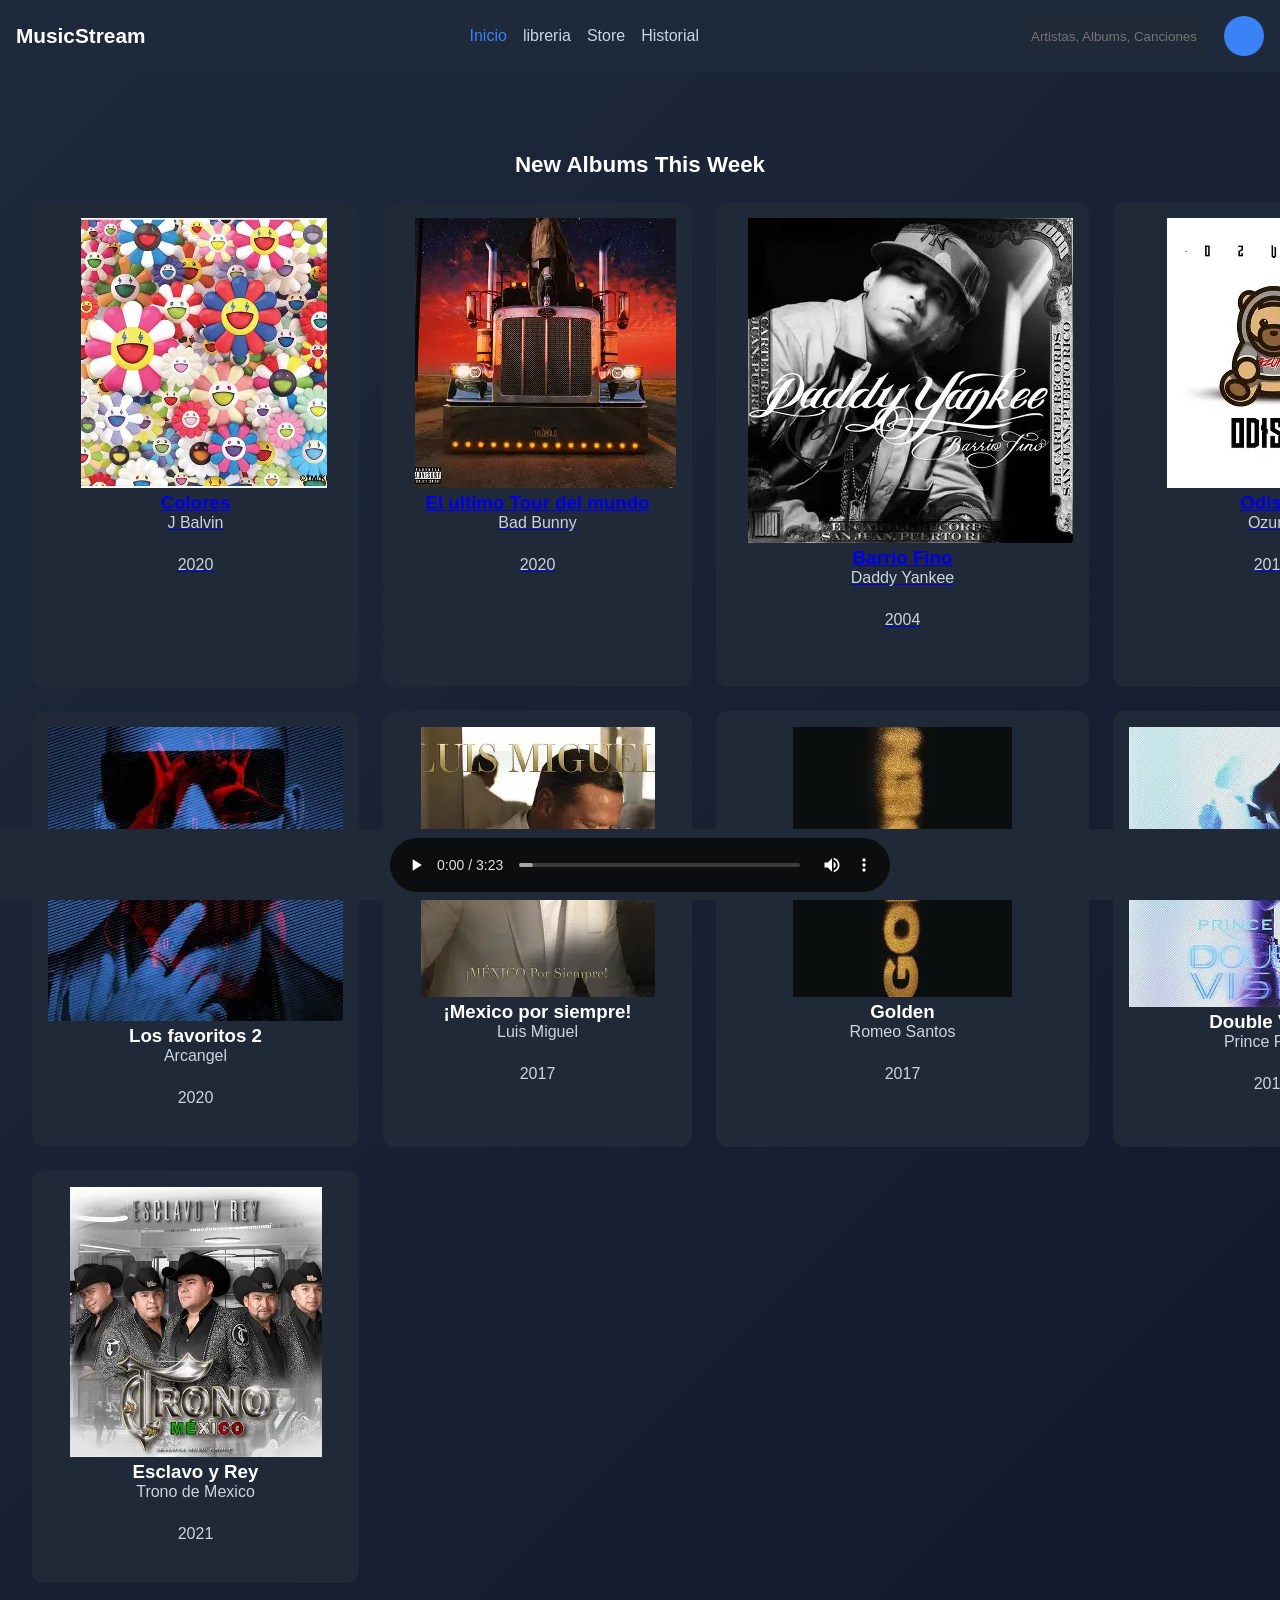
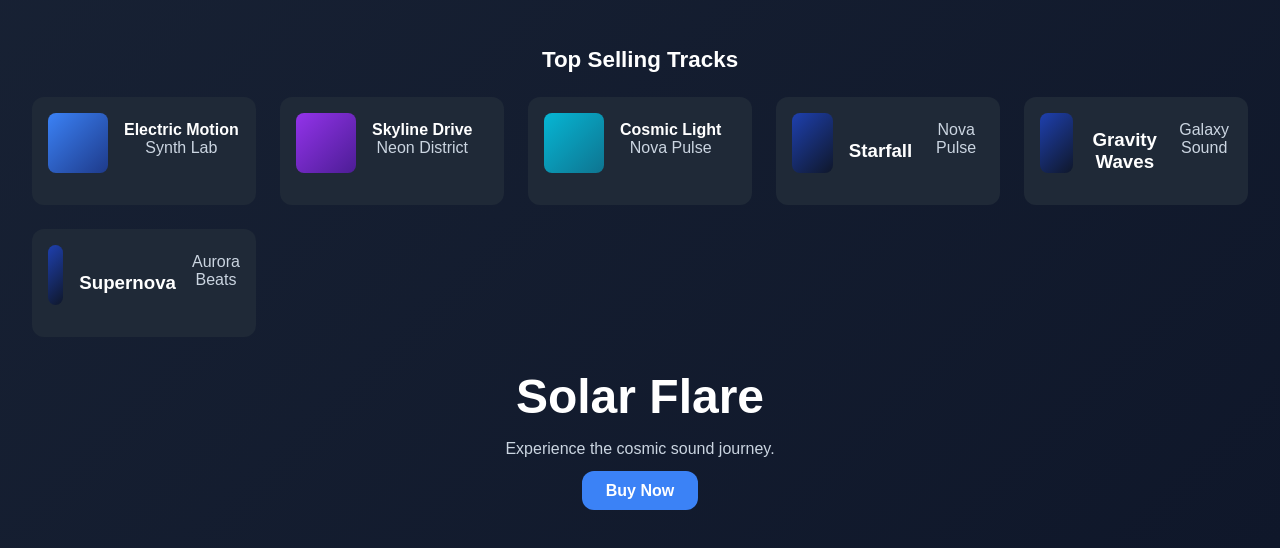
<file: index.html>
<!DOCTYPE html>
<html lang="en">
<head>
    <meta charset="UTF-8">
    <meta name="viewport" content="width=device-width, initial-scale=1.0">
    <title>Music Stream</title>
    <link rel="stylesheet" href="CSS/style.css">


</head>
    <link rel="icon" type="image/png" href="/Images/favicon/favicon-96x96.png" sizes="96x96" />
    <link rel="icon" type="image/svg+xml" href="/Images/favicon/favicon.svg" />
    <link rel="shortcut icon" href="/Images/favicon/favicon.ico" />
    <link rel="apple-touch-icon" sizes="180x180" href="/Images/favicon/apple-touch-icon.png" />
    <link rel="manifest" href="/Images/favicon/site.webmanifest" />
    <link rel="icon" type="image/png" href="/Images/favicon/favicon-96x96.png" sizes="96x96" />
    <link rel="icon" type="image/svg+xml" href="/Images/favicon/favicon.svg" />
    <link rel="shortcut icon" href="/Images/favicon/favicon.ico" />
    <link rel="apple-touch-icon" sizes="180x180" href="/Images/favicon/apple-touch-icon.png" />
    <link rel="manifest" href="/Images/favicon/site.webmanifest" />
<body>
    <header class="main-header">
        <div class="logo"> MusicStream</div>

        <nav class="nav-links">
            <a href="index.html" class="active">Inicio</a>
            <a href="/Pages/libreria.html">libreria</a>
            <a href="/Pages/carrito.html">Store</a>
            <a href="/Pages/historial.html">Historial</a>
        </nav>

        <div class="header-actions">
            <input type="text" placeholder="Artistas, Albums, Canciones" class="search-bar">
            <div class="avatar"></div> 

        <div class="music-player">
            <audio controls loop>
                <source src="/Sound/One Dance - (Remix).mp3" type="audio/mpeg">
                your browser does not support the audio element.
            </audio>
        </div>
        </div>
        </div>
    </header>

    <main>
        <section class="hero">
            <!-- Albunes-->
<section class="content-section">
    <h2>New Albums This Week</h2>
    <div class="album-grid">
    
        <div class="album-card">
            <a href="/Pages/colores.html" class="album-card">
            <img src="/Images/Colores.webp">
            <h3>Colores</h3>
            <p>J Balvin</p>
            <p>2020</p>
            </a>
        </div>

    <div class="album-card">
            <a href="/Pages/Ultimotour.html" class="album-card">
            <img src="/Images/El ultimo tour del mundo.webp">
            <h3>El ultimo Tour del mundo</h3>
            <p>Bad Bunny</p>
            <p>2020</p>
            </a>
        </div>

    <div class="album-card">
            <a href="/Pages/BarioFino.html" class="album-card">
            <img src="/Images/Barrio Fino.webp">
            <h3>Barrio Fino</h3>
            <p>Daddy Yankee</p>
            <p>2004</p>
            </a>
        </div>

    <div class="album-card">
            <a href="/Pages/odisea.html" class="album-card">
            <img src="/Images/Odisea.webp">
            <h3>Odisea</h3>
            <p>Ozuna</p>
            <p>2017</p>
            </a>
        </div>

    <div class="album-card">
        <img src="/Images/Los favoritos 2.webp">
            <h3>Los favoritos 2</h3>
            <p>Arcangel</p>
            <p>2020</p>
        </div>

    <div class="album-card">
        <img src="/Images/Mexico por siempre.webp">
            <h3>¡Mexico por siempre!</h3>
            <p>Luis Miguel</p>
            <p>2017</p>
        </div>

    <div class="album-card">
        <img src="/Images/Golden.webp">
            <h3>Golden</h3>
            <p>Romeo Santos</p>
            <p>2017</p>
        </div>

    <div class="album-card">
        <img src="/Images/Double vision.webp">
            <h3>Double Vision</h3>
            <p>Prince Royce</p>
            <p>2017</p>
        </div>

    <div class="album-card">
        <img src="/Images/Esclavo y rey.webp">
            <h3>Esclavo y Rey</h3>
            <p>Trono de Mexico</p>
            <p>2021</p>
        </div>

        </div>
    </div>
</section>


<!-- Top selling canciones -->
<section class="content-section">
    <h2>Top Selling Tracks</h2>

    <div class="track-grid">
        <div class="track-card">
    <div class="track-cover cover-1"></div>
    <div class="track-info">
        <h4>Electric Motion</h4>
        <p>Synth Lab</p>
    </div>
</div>

<div class="track-card">
    <div class="track-cover cover-2"></div>
    <div class="track-info">
        <h4>Skyline Drive</h4>
        <p>Neon District</p>
    </div>
</div>

<div class="track-card">
    <div class="track-cover cover-3"></div>
    <div class="track-info">
        <h4>Cosmic Light</h4>
        <p>Nova Pulse</p>
    </div>
</div>

        <div class="track-card">
            <div class="track-cover"></div>
            <h3>Starfall</h3>
            <p>Nova Pulse</p>
        </div>

        <div class="track-card">
            <div class="track-cover"></div>
            <h3>Gravity Waves</h3>
            <p>Galaxy Sound</p>
        </div>

        <div class="track-card">
            <div class="track-cover"></div>
            <h3>Supernova</h3>
            <p>Aurora Beats</p>
        </div>
    </div>
</section>

            <div class="hero-content">
                <h1>Solar Flare</h1>
                <p>Experience the cosmic sound journey.</p>
                <a href="/Pages/album.html" class="btn-primary">Buy Now</a>
            </div>
        </section>
    </main>
</body>
</html>
</file>
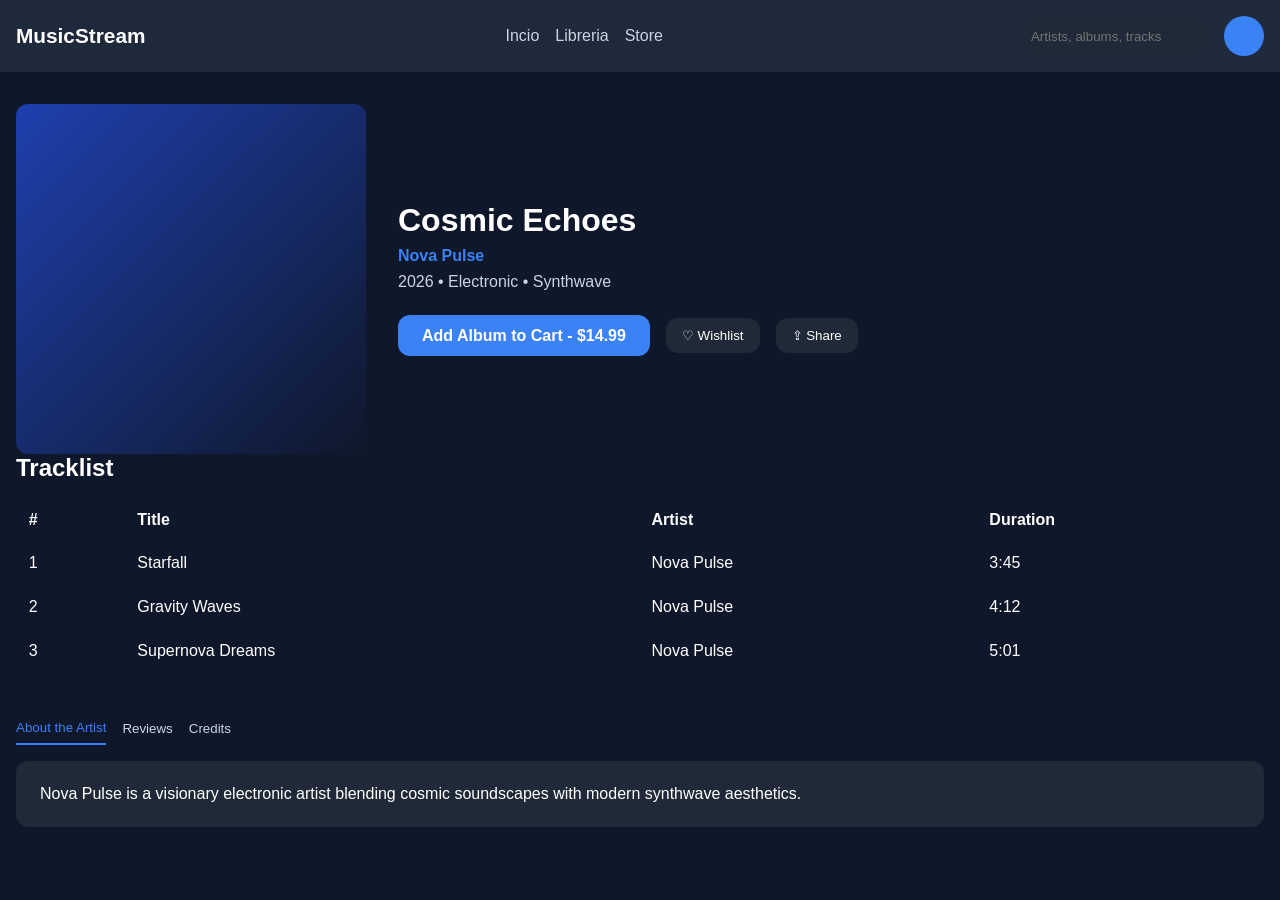
<file: Pages/album.html>
<!DOCTYPE html>
<html lang="en">
<head>
    <meta charset="UTF-8">
    <title>MusicStream - Album</title>
    <meta name="viewport" content="width=device-width, initial-scale=1.0">
    <link rel="stylesheet" href="/CSS/style.css">
</head>
    <link rel="icon" type="image/png" href="/Images/favicon/favicon-96x96.png" sizes="96x96" />
    <link rel="icon" type="image/svg+xml" href="/Images/favicon/favicon.svg" />
    <link rel="shortcut icon" href="/Images/favicon/favicon.ico" />
    <link rel="apple-touch-icon" sizes="180x180" href="/Images/favicon/apple-touch-icon.png" />
    <link rel="manifest" href="/Images/favicon/site.webmanifest" />
    <link rel="icon" type="image/png" href="/Images/favicon/favicon-96x96.png" sizes="96x96" />
    <link rel="icon" type="image/svg+xml" href="/Images/favicon/favicon.svg" />
    <link rel="shortcut icon" href="/Images/favicon/favicon.ico" />
    <link rel="apple-touch-icon" sizes="180x180" href="/Images/favicon/apple-touch-icon.png" />
    <link rel="manifest" href="/Images/favicon/site.webmanifest" />
<body>

<header class="main-header">
    <div class="logo">MusicStream</div>

    <nav class="nav-links">
        <a href="/index.html">Incio</a>
        <a href="/Pages/libreria.html">Libreria</a>
        <a href="/Pages/carrito.html">Store</a>
    </nav>

    <div class="header-actions">
        <input type="text" placeholder="Artists, albums, tracks" class="search-bar">
        <div class="avatar"></div>
    </div>
</header>

<main class="album-page">

    <!-- album header -->
    <section class="album-header">
        <div class="album-cover-large"></div>

        <div class="album-info">
            <h1>Cosmic Echoes</h1>
            <p class="artist">Nova Pulse</p>
            <p class="meta">2026 • Electronic • Synthwave</p>

            <div class="album-actions">
                <a href="/Pages/carrito.html" class="btn-primary">
                    Add Album to Cart - $14.99
                </a>

                <div class="secondary-actions">
                    <button class="btn-secondary">♡ Wishlist</button>
                    <button class="btn-secondary">⇪ Share</button>
                </div>
            </div>
        </div>
    </section>

    <!-- tracklist -->
    <section class="tracklist-section">
        <h2>Tracklist</h2>

        <table class="track-table">
            <thead>
                <tr>
                    <th>#</th>
                    <th>Title</th>
                    <th>Artist</th>
                    <th>Duration</th>
                </tr>
            </thead>
            <tbody>
                <tr>
                    <td>1</td>
                    <td>Starfall</td>
                    <td>Nova Pulse</td>
                    <td>3:45</td>
                </tr>
                <tr>
                    <td>2</td>
                    <td>Gravity Waves</td>
                    <td>Nova Pulse</td>
                    <td>4:12</td>
                </tr>
                <tr>
                    <td>3</td>
                    <td>Supernova Dreams</td>
                    <td>Nova Pulse</td>
                    <td>5:01</td>
                </tr>
            </tbody>
        </table>
    </section>

    <!-- info tabs -->
    <section class="info-tabs">
        <div class="tab-nav">
            <button class="tab active">About the Artist</button>
            <button class="tab">Reviews</button>
            <button class="tab">Credits</button>
        </div>

        <div class="tab-content">
            <p>
                Nova Pulse is a visionary electronic artist blending cosmic soundscapes
                with modern synthwave aesthetics.
            </p>
        </div>
    </section>

</main>

</body>
</html>
</file>
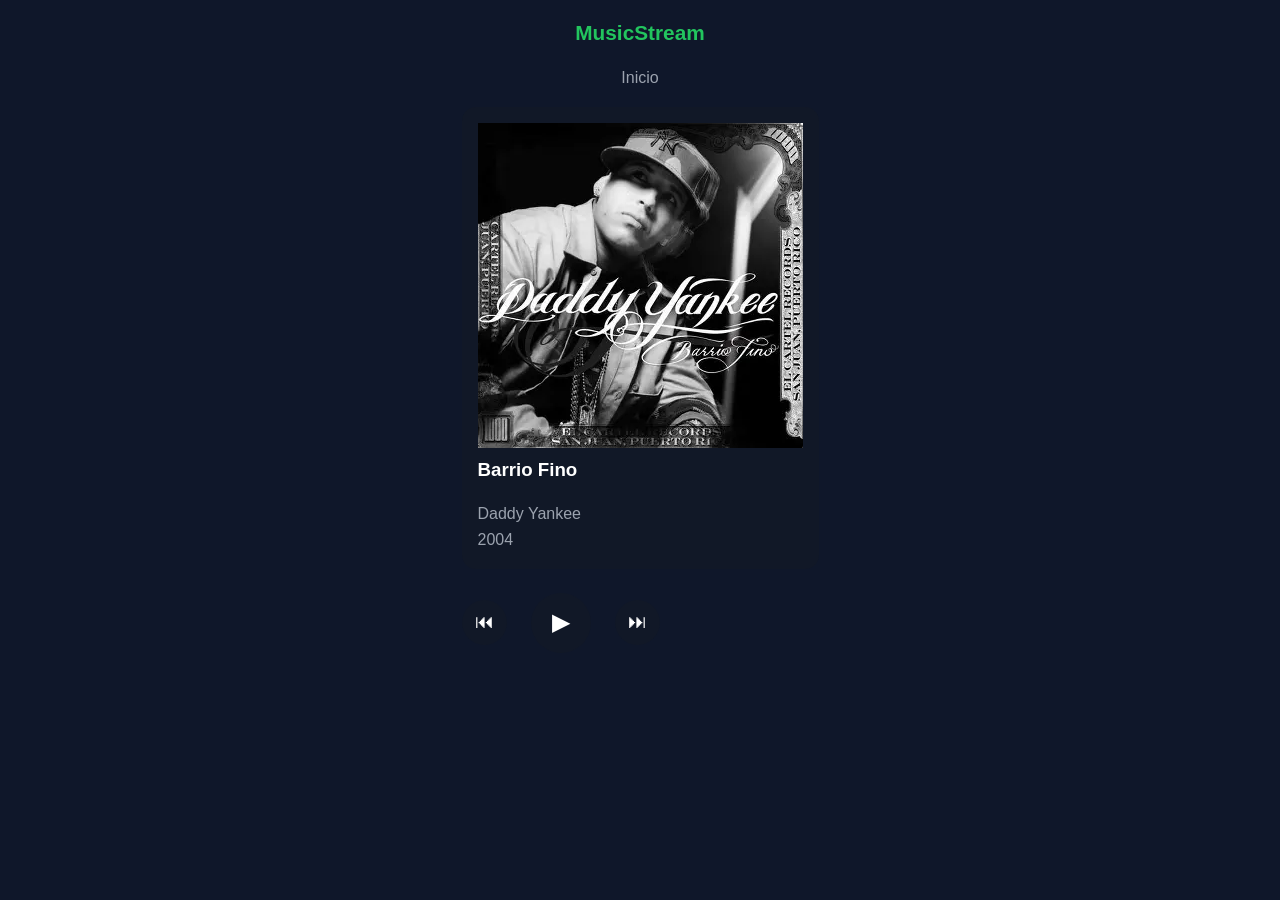
<file: Pages/BarioFino.html>
<!DOCTYPE html>
<html lang="en">
<head>
    <meta charset="UTF-8">
    <meta name="viewport" content="width=device-width, initial-scale=1.0">
    <title>Barrio Fino Album</title>
    <link rel="stylesheet" href="/CSS/albunes.css">

<body>
        <header class="main-header">
        <div class="logo"> MusicStream</div>

        <nav class="nav-links">
            <a href="/index.html">Inicio</a>
        </nav>

</head>
    <link rel="icon" type="image/png" href="/Images/favicon/favicon-96x96.png" sizes="96x96" />
    <link rel="icon" type="image/svg+xml" href="/Images/favicon/favicon.svg" />
    <link rel="shortcut icon" href="/Images/favicon/favicon.ico" />
    <link rel="apple-touch-icon" sizes="180x180" href="/Images/favicon/apple-touch-icon.png" />
    <link rel="manifest" href="/Images/favicon/site.webmanifest" />
    <link rel="icon" type="image/png" href="/Images/favicon/favicon-96x96.png" sizes="96x96" />
    <link rel="icon" type="image/svg+xml" href="/Images/favicon/favicon.svg" />
    <link rel="shortcut icon" href="/Images/favicon/favicon.ico" />
    <link rel="apple-touch-icon" sizes="180x180" href="/Images/favicon/apple-touch-icon.png" />
    <link rel="manifest" href="/Images/favicon/site.webmanifest" />
<body>
<section class="content-section">
    <div class="album-card">
            <img src="/Images/Barrio Fino.webp">
            <h3>Barrio Fino</h3>
            <p>Daddy Yankee</p>
            <p>2004</p>
        </div>

<div class="player-controls">

    <div class="control-btn">⏮</div>
    <div class="control-btn play-btn">▶</div>
    <div class="control-btn">⏭</div>

</div>
</file>
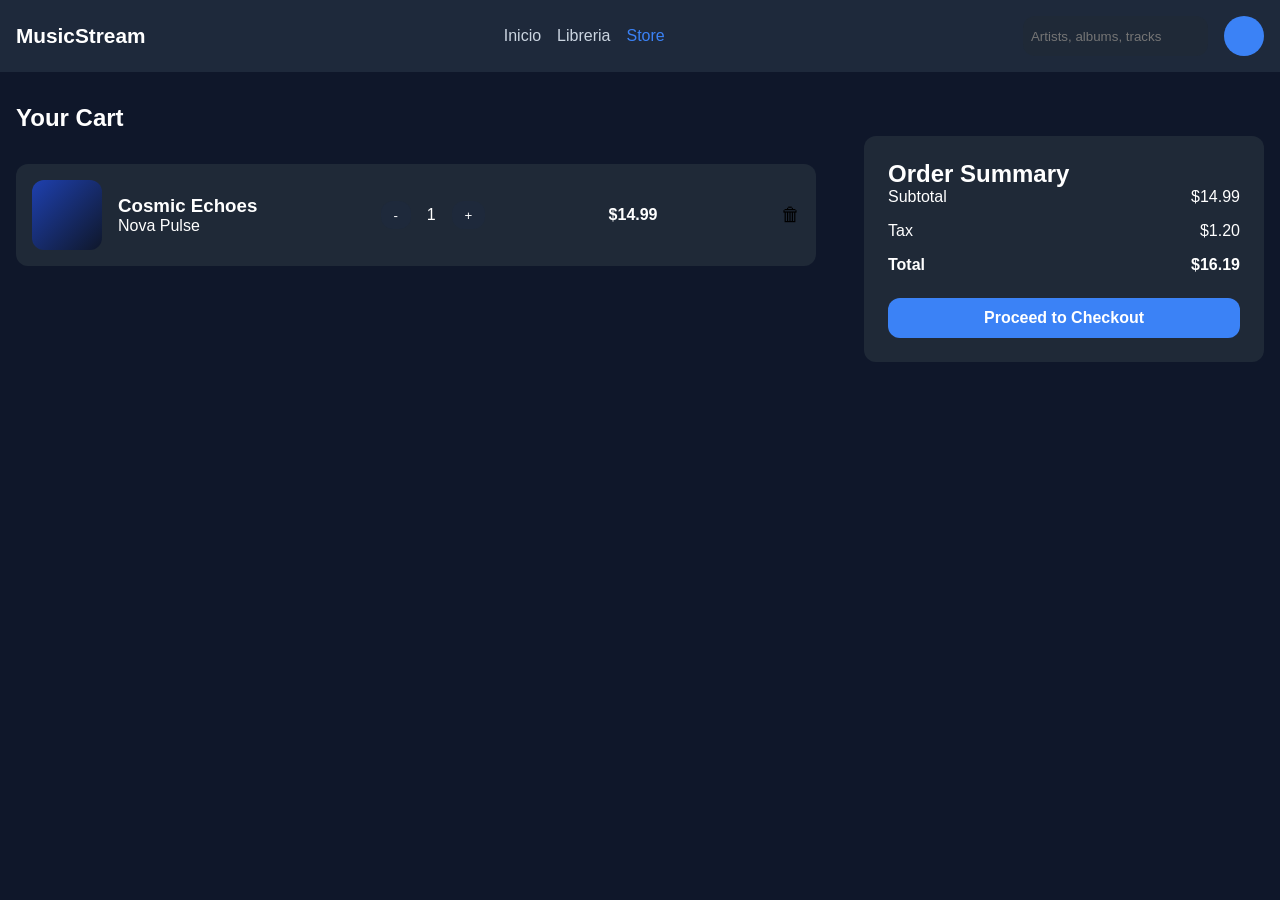
<file: Pages/carrito.html>
<!DOCTYPE html>
<html lang="en">
<head>
    <meta charset="UTF-8">
    <title>MusicStream - Cart</title>
    <meta name="viewport" content="width=device-width, initial-scale=1.0">
    <link rel="stylesheet" href="/CSS/style.css">
</head>
    <link rel="icon" type="image/png" href="/Images/favicon/favicon-96x96.png" sizes="96x96" />
    <link rel="icon" type="image/svg+xml" href="/Images/favicon/favicon.svg" />
    <link rel="shortcut icon" href="/Images/favicon/favicon.ico" />
    <link rel="apple-touch-icon" sizes="180x180" href="/Images/favicon/apple-touch-icon.png" />
    <link rel="manifest" href="/Images/favicon/site.webmanifest" />
    <link rel="icon" type="image/png" href="/Images/favicon/favicon-96x96.png" sizes="96x96" />
    <link rel="icon" type="image/svg+xml" href="/Images/favicon/favicon.svg" />
    <link rel="shortcut icon" href="/Images/favicon/favicon.ico" />
    <link rel="apple-touch-icon" sizes="180x180" href="/Images/favicon/apple-touch-icon.png" />
    <link rel="manifest" href="/Images/favicon/site.webmanifest" />
<body>

<header class="main-header">
    <div class="logo">MusicStream</div>

    <nav class="nav-links">
        <a href="/index.html">Inicio</a>
        <a href="/Pages/libreria.html">Libreria</a>
        <a href="/Pages/carrito.html" class="active">Store</a>
    </nav>

    <div class="header-actions">
        <input type="text" placeholder="Artists, albums, tracks" class="search-bar">
        <div class="avatar"></div>
    </div>
</header>

<main class="cart-page">

    <!-- cart items -->
    <section class="cart-items">

        <h1>Your Cart</h1>

        <div class="cart-item">
            <div class="item-info">
                <div class="item-cover"></div>
                <div>
                    <h3>Cosmic Echoes</h3>
                    <p>Nova Pulse</p>
                </div>
            </div>

            <div class="item-quantity">
                <button>-</button>
                <span>1</span>
                <button>+</button>
            </div>

            <div class="item-price">$14.99</div>

            <button class="remove-btn">🗑</button>
        </div>

    </section>

    <!-- Order summary -->
    <aside class="order-summary">
        <h2>Order Summary</h2>

        <div class="summary-line">
            <span>Subtotal</span>
            <span>$14.99</span>
        </div>

        <div class="summary-line">
            <span>Tax</span>
            <span>$1.20</span>
        </div>

        <div class="summary-line total">
            <span>Total</span>
            <span>$16.19</span>
        </div>

        <a href="/Pages/checkout.html" class="btn-primary checkout-btn">
            Proceed to Checkout
        </a>
    </aside>

</main>

</body>
</html>
</file>
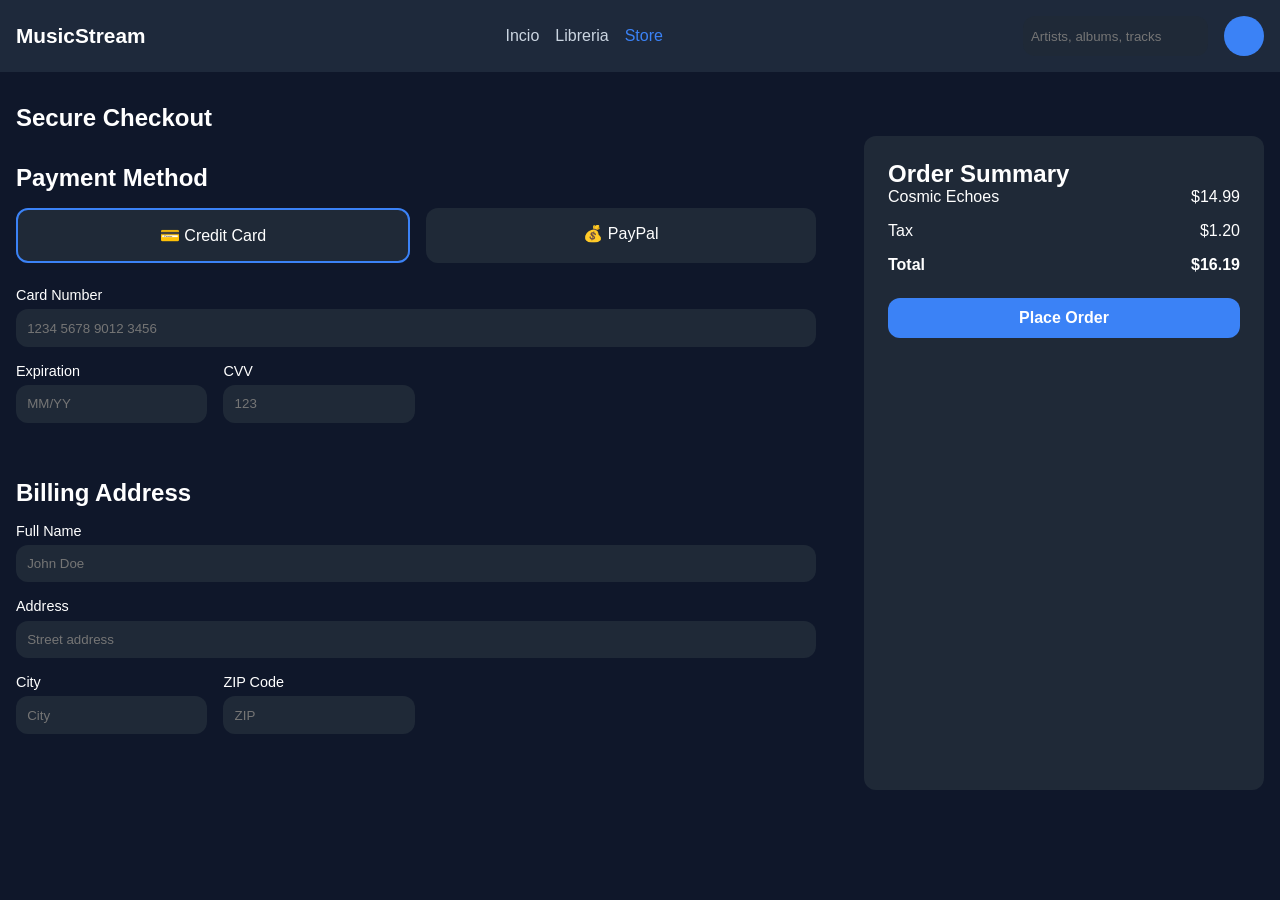
<file: Pages/checkout.html>
<!DOCTYPE html>
<html lang="en">
<head>
    <meta charset="UTF-8">
    <title>MusicStream - Checkout</title>
    <meta name="viewport" content="width=device-width, initial-scale=1.0">
    <link rel="stylesheet" href="/CSS/style.css">
</head>
<body>

<header class="main-header">
    <div class="logo">MusicStream</div>

    <nav class="nav-links">
        <a href="/index.html">Incio</a>
        <a href="/Pages/libreria.html">Libreria</a>
        <a href="/Pages/carrito.html" class="active">Store</a>
    </nav>

    <div class="header-actions">
        <input type="text" placeholder="Artists, albums, tracks" class="search-bar">
        <div class="avatar"></div>
    </div>
</header>

<main class="checkout-page">

    <!-- Form section -->
    <section class="checkout-form">

        <h1>Secure Checkout</h1>

        <!-- Payment method -->
        <div class="form-section">
            <h2>Payment Method</h2>

            <div class="payment-options">
                <div class="payment-card active">💳 Credit Card</div>
                <div class="payment-card">💰 PayPal</div>
            </div>

            <div class="form-group">
                <label>Card Number</label>
                <input type="text" placeholder="1234 5678 9012 3456">
            </div>

            <div class="form-row">
                <div class="form-group">
                    <label>Expiration</label>
                    <input type="text" placeholder="MM/YY">
                </div>

                <div class="form-group">
                    <label>CVV</label>
                    <input type="text" placeholder="123">
                </div>
            </div>
        </div>

        <!-- Billing addres -->
        <div class="form-section">
            <h2>Billing Address</h2>

            <div class="form-group">
                <label>Full Name</label>
                <input type="text" placeholder="John Doe">
            </div>

            <div class="form-group">
                <label>Address</label>
                <input type="text" placeholder="Street address">
            </div>

            <div class="form-row">
                <div class="form-group">
                    <label>City</label>
                    <input type="text" placeholder="City">
                </div>

                <div class="form-group">
                    <label>ZIP Code</label>
                    <input type="text" placeholder="ZIP">
                </div>
            </div>
        </div>

    </section>

    <!-- Order summary -->
    <aside class="checkout-summary">

        <h2>Order Summary</h2>

        <div class="summary-line">
            <span>Cosmic Echoes</span>
            <span>$14.99</span>
        </div>

        <div class="summary-line">
            <span>Tax</span>
            <span>$1.20</span>
        </div>

        <div class="summary-line total">
            <span>Total</span>
            <span>$16.19</span>
        </div>

        <a href="/Pages/succes.html" class="btn-primary checkout-btn">
            Place Order
        </a>

    </aside>

</main>

</body>
</html>
</file>
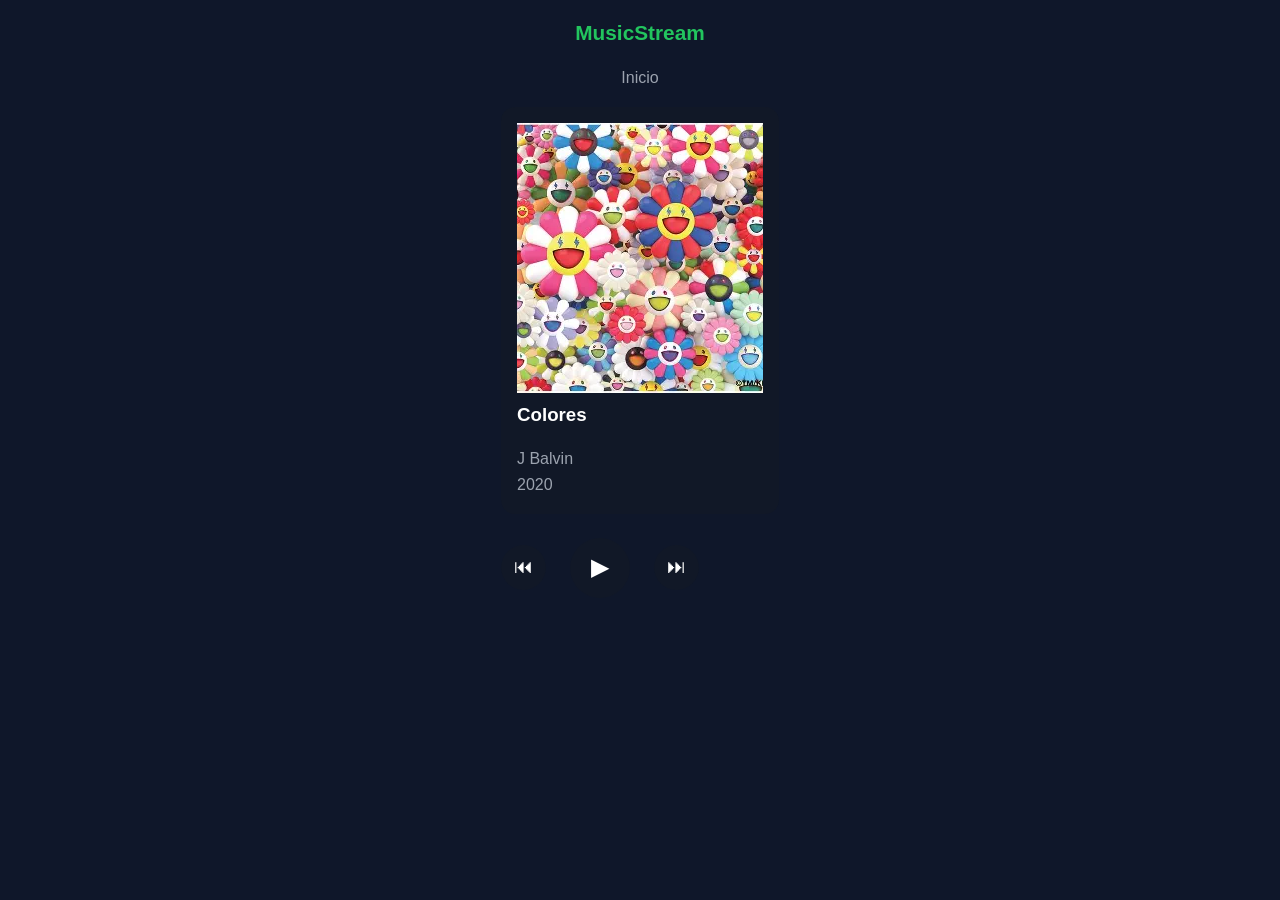
<file: Pages/colores.html>
<!DOCTYPE html>
<html lang="en">
<head>
    <meta charset="UTF-8">
    <meta name="viewport" content="width=device-width, initial-scale=1.0">
    <title>Colores Album</title>
    <link rel="stylesheet" href="/CSS/albunes.css">

<body>
        <header class="main-header">
        <div class="logo"> MusicStream</div>

        <nav class="nav-links">
            <a href="/index.html">Inicio</a>
        </nav>

</head>
    <link rel="icon" type="image/png" href="/Images/favicon/favicon-96x96.png" sizes="96x96" />
    <link rel="icon" type="image/svg+xml" href="/Images/favicon/favicon.svg" />
    <link rel="shortcut icon" href="/Images/favicon/favicon.ico" />
    <link rel="apple-touch-icon" sizes="180x180" href="/Images/favicon/apple-touch-icon.png" />
    <link rel="manifest" href="/Images/favicon/site.webmanifest" />
    <link rel="icon" type="image/png" href="/Images/favicon/favicon-96x96.png" sizes="96x96" />
    <link rel="icon" type="image/svg+xml" href="/Images/favicon/favicon.svg" />
    <link rel="shortcut icon" href="/Images/favicon/favicon.ico" />
    <link rel="apple-touch-icon" sizes="180x180" href="/Images/favicon/apple-touch-icon.png" />
    <link rel="manifest" href="/Images/favicon/site.webmanifest" />
<body>
<section class="content-section">
    <div class="album-card">
            <img src="/Images/Colores.webp">
            <h3>Colores</h3>
            <p>J Balvin</p>
            <p>2020</p>
        </div>

<div class="player-controls">

    <div class="control-btn">⏮</div>
    <div class="control-btn play-btn">▶</div>
    <div class="control-btn">⏭</div>

</div>
</file>
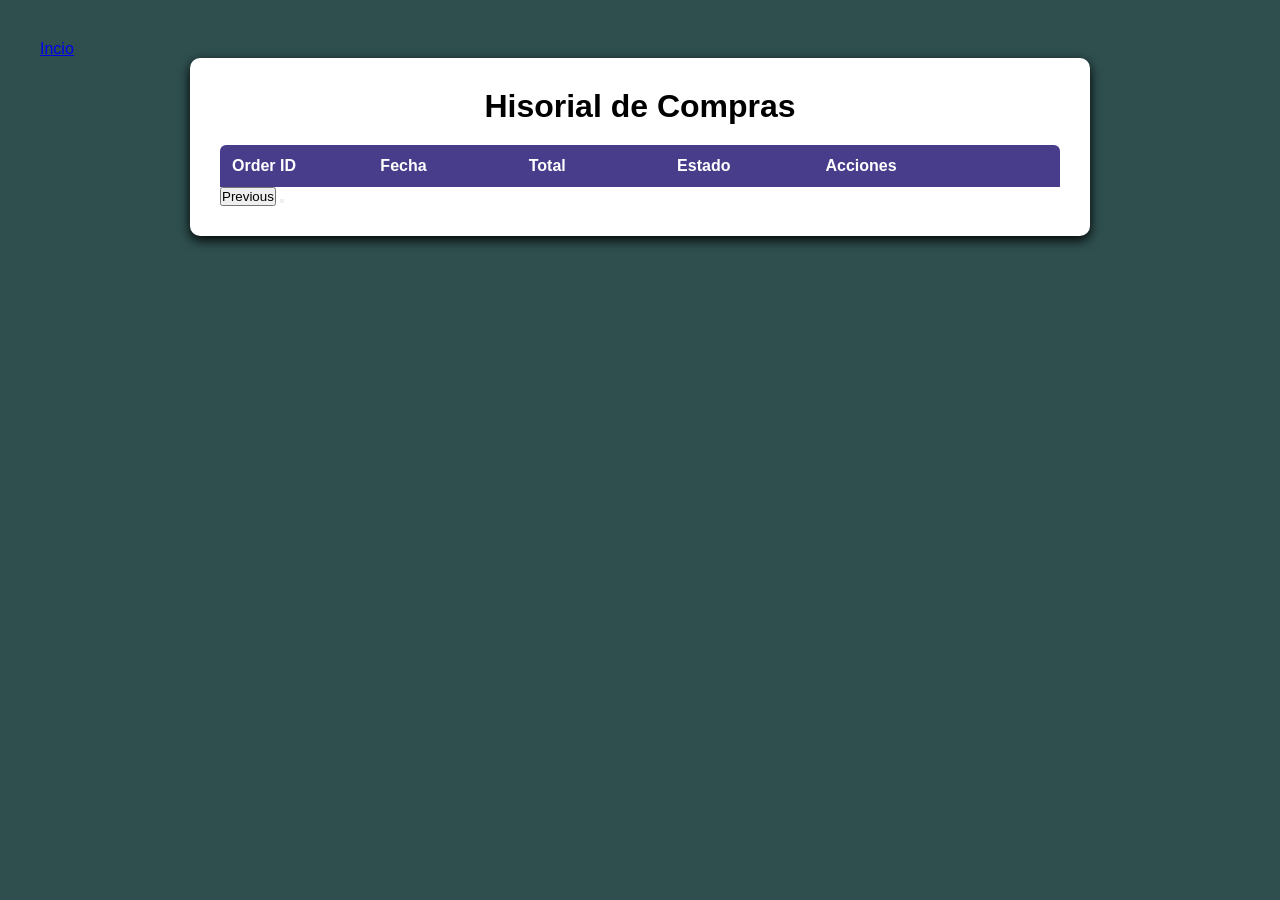
<file: Pages/historial.html>
<!DOCTYPE html>
<html lang="en">
<head>
    <meta charset="UTF-8">
    <meta name="viewport" content="width=device-width, initial-scale=1.0">
    <title>Historial de Compras</title>
    <link rel="stylesheet" href="/CSS/historial.css">
</head>
<header>
    <nav class="nav-links">
        <a href="/index.html">Incio</a>
    </nav>
</header>

<body>
    <div class="historial">
        <h1>Hisorial de Compras</h1>

        <div class="table-header grid">
            <div>Order ID</div>
            <div>Fecha</div>
            <div>Total</div>
            <div>Estado</div>
            <div>Acciones</div>
        </div>

        <div id="order-container"></div>
            <div class="pagination">
                <button id="prevBtn">Previous</button>
                <span id="pageInfo"></span>
                <button id="nextBtn"></button>
            </div>
        </div>
    </div>
</body>
</html>
</file>
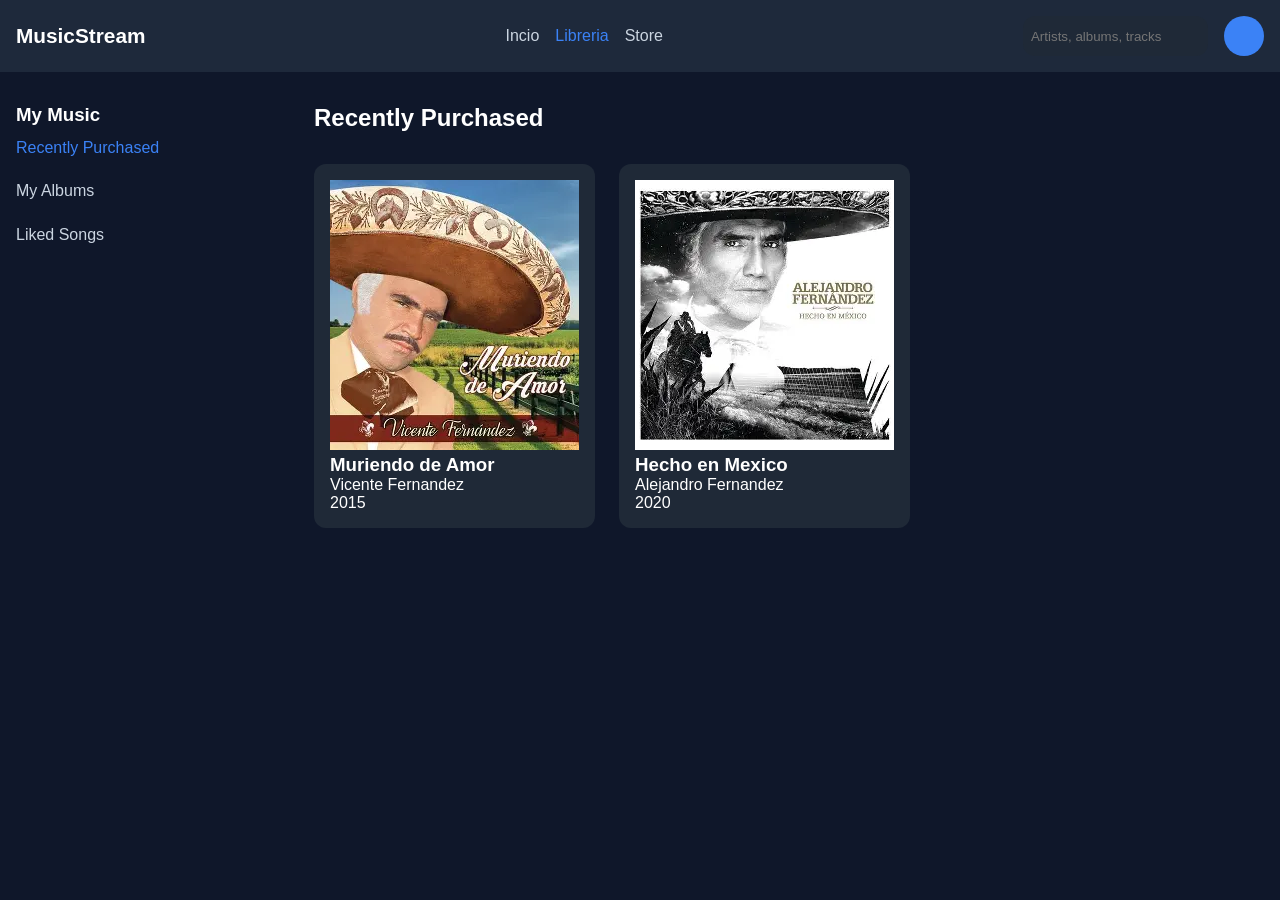
<file: Pages/libreria.html>
<!DOCTYPE html>
<html lang="en">
<head>
    <meta charset="UTF-8">
    <title>MusicStream - Mi Libreria</title>
    <meta name="viewport" content="width=device-width, initial-scale=1.0">
    <link rel="stylesheet" href="/CSS/style.css">
</head>
    <link rel="icon" type="image/png" href="/Images/favicon/favicon-96x96.png" sizes="96x96" />
    <link rel="icon" type="image/svg+xml" href="/Images/favicon/favicon.svg" />
    <link rel="shortcut icon" href="/Images/favicon/favicon.ico" />
    <link rel="apple-touch-icon" sizes="180x180" href="/Images/favicon/apple-touch-icon.png" />
    <link rel="manifest" href="/Images/favicon/site.webmanifest" />
    <link rel="icon" type="image/png" href="/Images/favicon/favicon-96x96.png" sizes="96x96" />
    <link rel="icon" type="image/svg+xml" href="/Images/favicon/favicon.svg" />
    <link rel="shortcut icon" href="/Images/favicon/favicon.ico" />
    <link rel="apple-touch-icon" sizes="180x180" href="/Images/favicon/apple-touch-icon.png" />
    <link rel="manifest" href="/Images/favicon/site.webmanifest" />
<body>

<header class="main-header">
    <div class="logo">MusicStream</div>

    <nav class="nav-links">
        <a href="/index.html">Incio</a>
        <a href="/Pages/libreria.html" class="active">Libreria</a>
        <a href="/Pages/carrito.html">Store</a>
    </nav>

    <div class="header-actions">
        <input type="text" placeholder="Artists, albums, tracks" class="search-bar">
        <div class="avatar"></div>
    </div>
</header>

<main class="library-page">

    <!--sidebar -->
    <aside class="library-sidebar">
        <h3>My Music</h3>
        <ul>
            <li class="active">Recently Purchased</li>
            <li>My Albums</li>
            <li>Liked Songs</li>
        </ul>
    </aside>

    <!-- content -->
    <section class="library-content">

        <h1>Recently Purchased</h1>

        <div class="album-grid">

            <div class="album-card">
                <img src="/Images/Muriendo de amor.webp">
                <h3>Muriendo de Amor</h3>
                <p>Vicente Fernandez</p>
                <p>2015</p>
            </div>

            <div class="album-card">
                <img src="/Images/Hecho en mexico.webp">
                <h3>Hecho en Mexico</h3>
                <p>Alejandro Fernandez</p>
                <p>2020</p>
            </div>

        </div>

    </section>

</main>

</body>
</html>
</file>
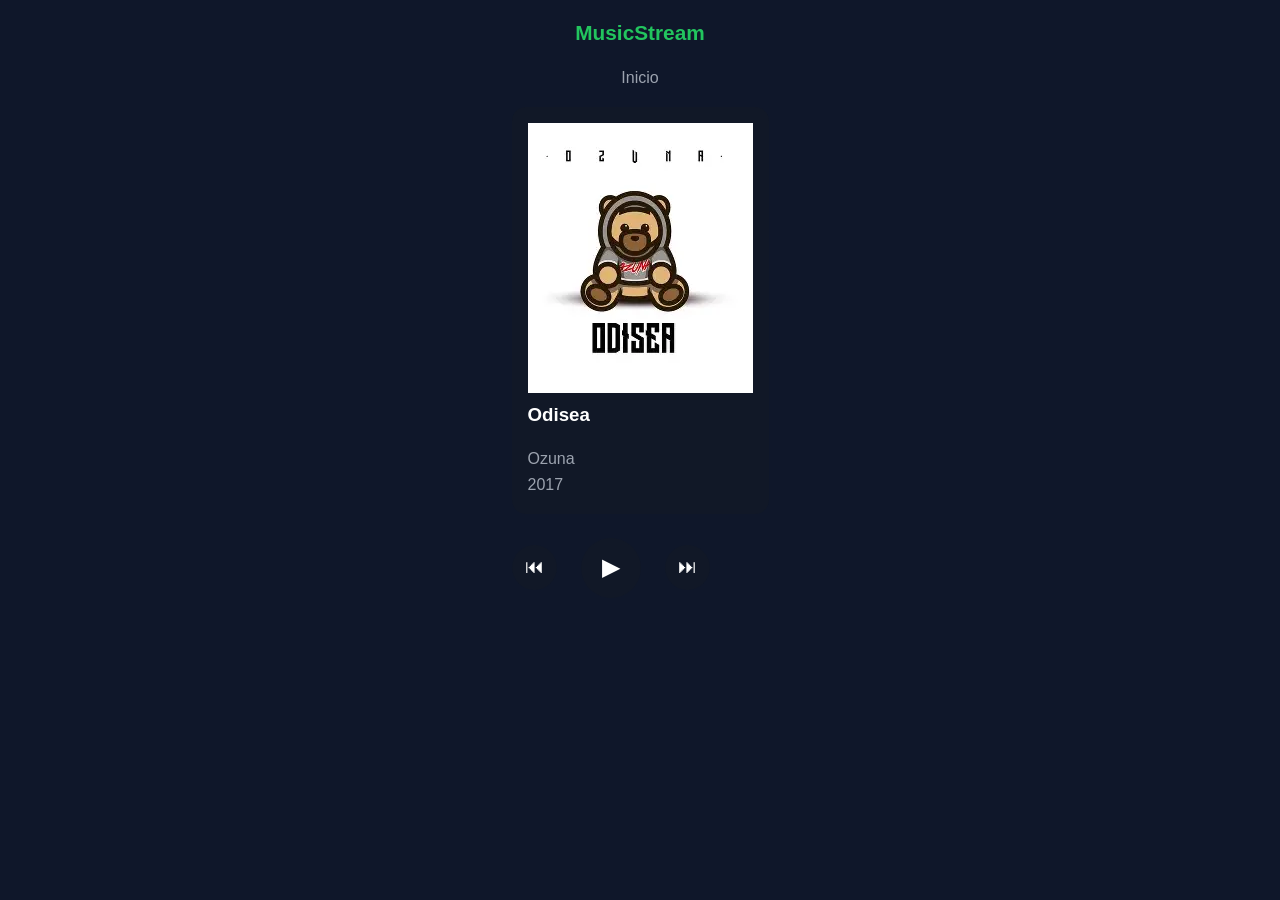
<file: Pages/odisea.html>
<!DOCTYPE html>
<html lang="en">
<head>
    <meta charset="UTF-8">
    <meta name="viewport" content="width=device-width, initial-scale=1.0">
    <title>Odisea Album</title>
    <link rel="stylesheet" href="/CSS/albunes.css">


</head>
    <link rel="icon" type="image/png" href="/Images/favicon/favicon-96x96.png" sizes="96x96" />
    <link rel="icon" type="image/svg+xml" href="/Images/favicon/favicon.svg" />
    <link rel="shortcut icon" href="/Images/favicon/favicon.ico" />
    <link rel="apple-touch-icon" sizes="180x180" href="/Images/favicon/apple-touch-icon.png" />
    <link rel="manifest" href="/Images/favicon/site.webmanifest" />
    <link rel="icon" type="image/png" href="/Images/favicon/favicon-96x96.png" sizes="96x96" />
    <link rel="icon" type="image/svg+xml" href="/Images/favicon/favicon.svg" />
    <link rel="shortcut icon" href="/Images/favicon/favicon.ico" />
    <link rel="apple-touch-icon" sizes="180x180" href="/Images/favicon/apple-touch-icon.png" />
    <link rel="manifest" href="/Images/favicon/site.webmanifest" />
<body>
        <header class="main-header">
        <div class="logo"> MusicStream</div>

        <nav class="nav-links">
            <a href="/index.html">Inicio</a>
        </nav>
<section class="content-section">
    <div class="album-card">
            <img src="/Images/Odisea.webp">
            <h3>Odisea</h3>
            <p>Ozuna</p>
            <p>2017</p>
        </div>

<div class="player-controls">

    <div class="control-btn">⏮</div>
    <div class="control-btn play-btn">▶</div>
    <div class="control-btn">⏭</div>

</div>
</file>
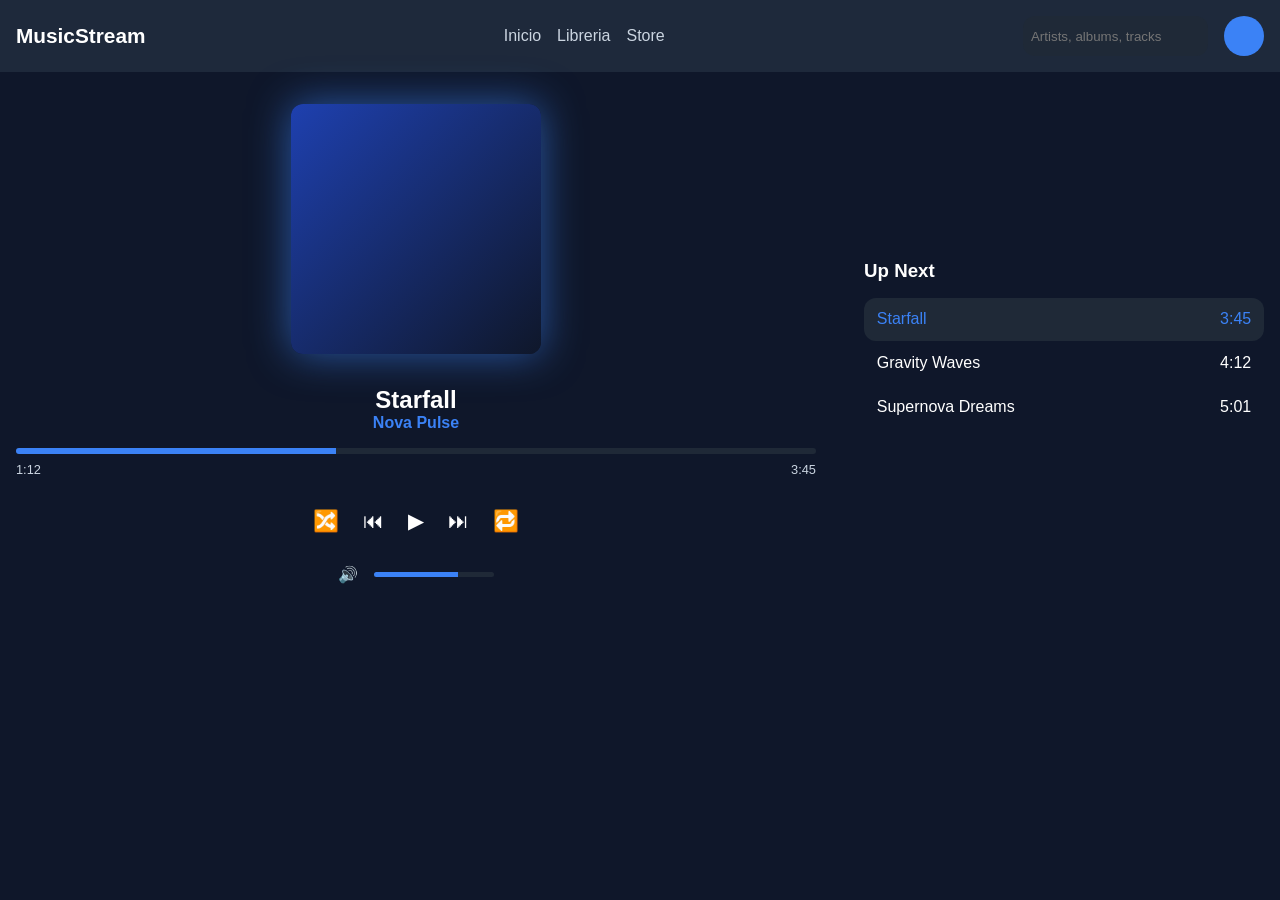
<file: Pages/player.html>
<!DOCTYPE html>
<html lang="en">
<head>
    <meta charset="UTF-8">
    <title>MusicStream - Player</title>
    <meta name="viewport" content="width=device-width, initial-scale=1.0">
    <link rel="stylesheet" href="/CSS/style.css">
</head>
<body>

<header class="main-header">
    <div class="logo">MusicStream</div>

    <nav class="nav-links">
        <a href="/index.html">Inicio</a>
        <a href="/Pages/libreria.html">Libreria</a>
        <a href="/Pages/carrito.html">Store</a>
    </nav>

    <div class="header-actions">
        <input type="text" placeholder="Artists, albums, tracks" class="search-bar">
        <div class="avatar"></div>
    </div>
</header>

<main class="player-page">

    <section class="player-main">

        <div class="player-art"></div>

        <h2>Starfall</h2>
        <p class="artist">Nova Pulse</p>

        <div class="progress-bar">
            <div class="progress"></div>
        </div>

        <div class="time-info">
            <span>1:12</span>
            <span>3:45</span>
        </div>

        <div class="player-controls">
            <button>🔀</button>
            <button>⏮</button>
            <button class="play-btn">▶</button>
            <button>⏭</button>
            <button>🔁</button>
        </div>

        <div class="volume-control">
            <span>🔊</span>
            <div class="volume-bar">
                <div class="volume-level"></div>
            </div>
        </div>

    </section>

    <!-- up next -->
    <aside class="up-next">
        <h3>Up Next</h3>

        <div class="queue-item active">
            <p>Starfall</p>
            <span>3:45</span>
        </div>

        <div class="queue-item">
            <p>Gravity Waves</p>
            <span>4:12</span>
        </div>

        <div class="queue-item">
            <p>Supernova Dreams</p>
            <span>5:01</span>
        </div>

    </aside>

</main>

</body>
</html>
</file>
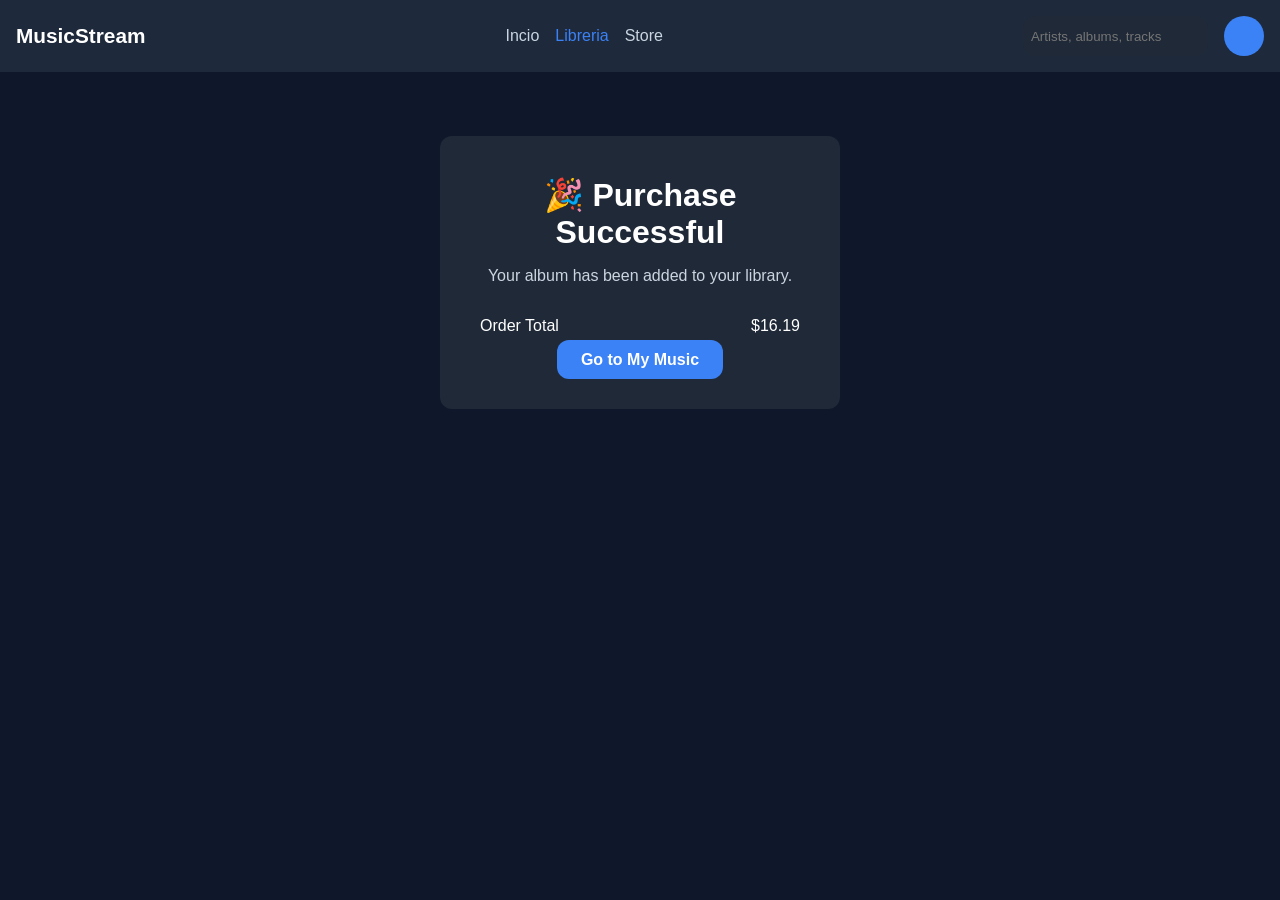
<file: Pages/succes.html>
<!DOCTYPE html>
<html lang="en">
<head>
    <meta charset="UTF-8">
    <title>MusicStream - Purchase Successful</title>
    <meta name="viewport" content="width=device-width, initial-scale=1.0">
    <link rel="stylesheet" href="../CSS/style.css">
</head>
<body>

<header class="main-header">
    <div class="logo">MusicStream</div>

    <nav class="nav-links">
        <a href="/index.html">Incio</a>
        <a href="/Pages/libreria.html" class="active">Libreria</a>
        <a href="/Pages/carrito.html">Store</a>
    </nav>

    <div class="header-actions">
        <input type="text" placeholder="Artists, albums, tracks" class="search-bar">
        <div class="avatar"></div>
    </div>
</header>

<main class="success-page">

    <div class="success-card">
        <h1>🎉 Purchase Successful</h1>
        <p>Your album has been added to your library.</p>

        <div class="summary-line">
            <span>Order Total</span>
            <span>$16.19</span>
        </div>

        <a href="/Pages/libreria.html" class="btn-primary">
            Go to My Music
        </a>
    </div>

</main>

</body>
</html>
</file>
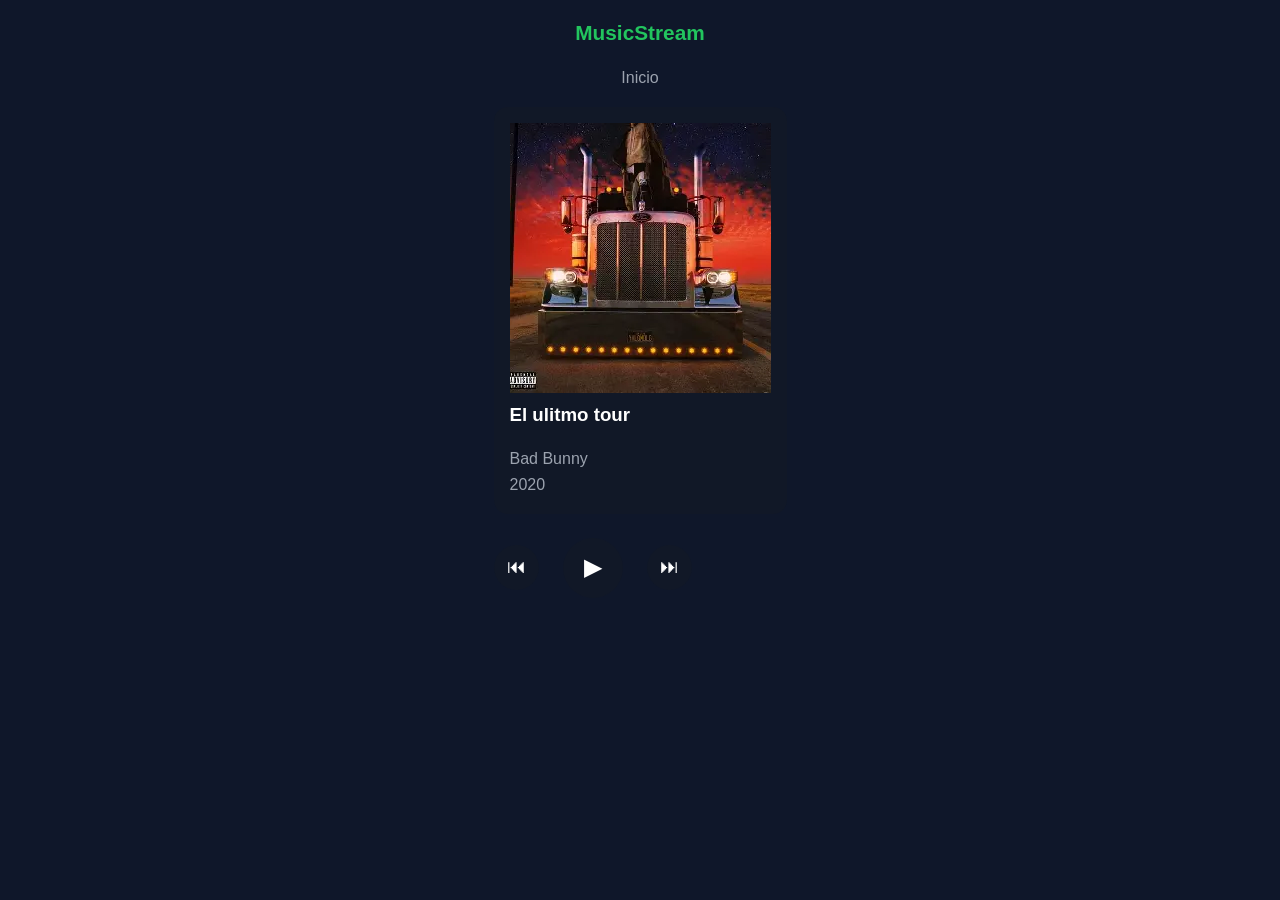
<file: Pages/Ultimotour.html>
<!DOCTYPE html>
<html lang="en">
<head>
    <meta charset="UTF-8">
    <meta name="viewport" content="width=device-width, initial-scale=1.0">
    <title>Ultimo Tour Album</title>
    <link rel="stylesheet" href="/CSS/albunes.css">

<body>
        <header class="main-header">
        <div class="logo"> MusicStream</div>

        <nav class="nav-links">
            <a href="/index.html">Inicio</a>
        </nav>


</head>
    <link rel="icon" type="image/png" href="/Images/favicon/favicon-96x96.png" sizes="96x96" />
    <link rel="icon" type="image/svg+xml" href="/Images/favicon/favicon.svg" />
    <link rel="shortcut icon" href="/Images/favicon/favicon.ico" />
    <link rel="apple-touch-icon" sizes="180x180" href="/Images/favicon/apple-touch-icon.png" />
    <link rel="manifest" href="/Images/favicon/site.webmanifest" />
    <link rel="icon" type="image/png" href="/Images/favicon/favicon-96x96.png" sizes="96x96" />
    <link rel="icon" type="image/svg+xml" href="/Images/favicon/favicon.svg" />
    <link rel="shortcut icon" href="/Images/favicon/favicon.ico" />
    <link rel="apple-touch-icon" sizes="180x180" href="/Images/favicon/apple-touch-icon.png" />
    <link rel="manifest" href="/Images/favicon/site.webmanifest" />
<body>
<section class="content-section">
    <div class="album-card">
            <img src="/Images/El ultimo tour del mundo.webp">
            <h3>El ulitmo tour</h3>
            <p>Bad Bunny</p>
            <p>2020</p>
        </div>

<div class="player-controls">

    <div class="control-btn">⏮</div>
    <div class="control-btn play-btn">▶</div>
    <div class="control-btn">⏭</div>

</div>
</file>
<file: CSS/style.css>
/*reset*/
* {
    margin: 0;
    padding: 0;
    box-sizing: border-box;
}

body {
    font-family: 'Inter', sans-serif;
    background-color: #0f172a;
    color: #ffffff;
}

/*variables*/
:root {
    --bg-primary: #0f172a;
    --bg-secondary: #1e293b;
    --bg-card: #1f2937;

    --accent: #3b82f6;
    --accent-hover: #60a5fa;

    --text-secondary: #cbd5e1;

    --radius: 12px;
}

/*header*/
.main-header {
    display: flex;
    flex-direction: column;
    gap: 1rem;
    padding: 1rem;
    background-color: var(--bg-secondary);
}

.logo {
    font-weight: 700;
    font-size: 1.3rem;
}

.nav-links {
    display: flex;
    gap: 1rem;
}

.nav-links a {
    text-decoration: none;
    color: var(--text-secondary);
}

.nav-links a.active,
.nav-links a:hover {
    color: var(--accent);
}

.header-actions {
    display: flex;
    gap: 1rem;
}

.search-bar {
    flex: 1;
    padding: 0.5rem;
    border-radius: var(--radius);
    border: none;
    background-color: var(--bg-card);
    color: white;
}

.avatar {
    width: 40px;
    height: 40px;
    border-radius: 50%;
    background-color: var(--accent);
}

/*hero*/
.hero {
    padding: 3rem 1rem;
    background: linear-gradient(135deg, #1e293b, #0f172a);
    text-align: center;
}

.hero h1 {
    font-size: 2rem;
    margin-bottom: 1rem;
}

.hero p {
    color: var(--text-secondary);
    margin-bottom: 1.5rem;
}

.btn-primary {
    background-color: var(--accent);
    color: white;
    padding: 0.7rem 1.5rem;
    border-radius: var(--radius);
    text-decoration: none;
    font-weight: 600;
    transition: 0.3s;
}

.btn-primary:hover {
    background-color: var(--accent-hover);
}

@media (min-width: 768px) {

    .main-header {
        flex-direction: row;
        justify-content: space-between;
        align-items: center;
    }

    .hero h1 {
        font-size: 3rem;
    }

}

/*content section*/
.content-section {
    padding: 2rem 1rem;
}

.content-section h2 {
    margin-bottom: 1.5rem;
    font-size: 1.4rem;
}

/*album grid*/
.album-grid {
    display: grid;
    gap: 1.5rem;
}

.album-card {
    background-color: var(--bg-card);
    padding: 1rem;
    border-radius: var(--radius);
    transition: 0.3s;
}

.album-card:hover {
    transform: translateY(-5px);
}

.album-cover {
    width: 100%;
    aspect-ratio: 1 / 1;
    background: linear-gradient(135deg, #334155, #1e293b);
    border-radius: var(--radius);
    margin-bottom: 1rem;
}

/*track grid*/
.track-grid {
    display: grid;
    gap: 1.5rem;
}

.track-card {
    background-color: var(--bg-card);
    padding: 1rem;
    border-radius: var(--radius);
    transition: 0.3s;
}

.track-card:hover {
    transform: translateY(-5px);
}

.track-cover {
    width: 100%;
    height: 200px;
    background: linear-gradient(135deg, #1e40af, #0f172a);
    border-radius: var(--radius);
    margin-bottom: 1rem;
}

/*respondive grids*/
@media (min-width: 768px) {

    .album-grid {
        grid-template-columns: repeat(2, 1fr);
    }

    .track-grid {
        grid-template-columns: repeat(2, 1fr);
    }

}

@media (min-width: 1024px) {

    .album-grid {
        grid-template-columns: repeat(4, 1fr);
    }

    .track-grid {
        grid-template-columns: repeat(3, 1fr);
    }

}

/*album page*/
.album-page {
    padding: 2rem 1rem;
}

/*album header*/
.album-header {
    display: flex;
    flex-direction: column;
    gap: 2rem;
}

.album-cover-large {
    width: 100%;
    aspect-ratio: 1/1;
    background: linear-gradient(135deg, #1e40af, #0f172a);
    border-radius: var(--radius);
}

.album-info h1 {
    font-size: 2rem;
    margin-bottom: 0.5rem;
}

.artist {
    color: var(--accent);
    font-weight: 600;
    margin-bottom: 0.5rem;
}

.meta {
    color: var(--text-secondary);
    margin-bottom: 1.5rem;
}

.album-actions {
    display: flex;
    flex-direction: column;
    gap: 1rem;
}

.btn-secondary {
    background-color: var(--bg-card);
    color: white;
    padding: 0.6rem 1rem;
    border-radius: var(--radius);
    border: none;
    cursor: pointer;
}

.secondary-actions {
    display: flex;
    gap: 1rem;
}

/*track table*/
.track-table {
    width: 100%;
    border-collapse: collapse;
    margin-top: 1rem;
}

.track-table th,
.track-table td {
    padding: 0.8rem;
    text-align: left;
}

.track-table tbody tr {
    transition: 0.3s;
    cursor: pointer;
}

.track-table tbody tr:hover {
    background-color: var(--bg-card);
}

/*tabs*/
.info-tabs {
    margin-top: 3rem;
}

.tab-nav {
    display: flex;
    gap: 1rem;
    margin-bottom: 1rem;
}

.tab {
    background: none;
    border: none;
    color: var(--text-secondary);
    cursor: pointer;
    padding-bottom: 0.5rem;
}

.tab.active {
    color: var(--accent);
    border-bottom: 2px solid var(--accent);
}

.tab-content {
    background-color: var(--bg-card);
    padding: 1.5rem;
    border-radius: var(--radius);
}

/*desktop*/
@media (min-width: 768px) {

    .album-header {
        flex-direction: row;
        align-items: center;
    }

    .album-cover-large {
        width: 350px;
    }

    .album-info {
        flex: 1;
    }

    .album-actions {
        flex-direction: row;
        align-items: center;
    }

}

/*player page*/
.player-page {
    padding: 2rem 1rem;
}

/*main player*/
.player-main {
    text-align: center;
}

.player-art {
    width: 250px;
    aspect-ratio: 1/1;
    margin: 0 auto 2rem;
    background: linear-gradient(135deg, #1e40af, #0f172a);
    border-radius: var(--radius);
    box-shadow: 0 0 40px rgba(59,130,246,0.6);
}

.progress-bar {
    width: 100%;
    height: 6px;
    background-color: var(--bg-card);
    border-radius: 10px;
    margin: 1rem 0 0.5rem;
    overflow: hidden;
}

.progress {
    width: 40%;
    height: 100%;
    background-color: var(--accent);
}

.time-info {
    display: flex;
    justify-content: space-between;
    font-size: 0.8rem;
    color: var(--text-secondary);
}

.player-controls {
    display: flex;
    justify-content: center;
    gap: 1.5rem;
    margin: 2rem 0;
}

.player-controls button {
    background: none;
    border: none;
    font-size: 1.3rem;
    color: white;
    cursor: pointer;
}

.play-btn {
    font-size: 2rem;
    color: var(--accent);
}

.volume-control {
    display: flex;
    align-items: center;
    justify-content: center;
    gap: 1rem;
}

.volume-bar {
    width: 120px;
    height: 5px;
    background-color: var(--bg-card);
    border-radius: 10px;
    overflow: hidden;
}

.volume-level {
    width: 70%;
    height: 100%;
    background-color: var(--accent);
}

/*up next*/
.up-next {
    margin-top: 3rem;
}

.up-next h3 {
    margin-bottom: 1rem;
}

.queue-item {
    display: flex;
    justify-content: space-between;
    padding: 0.8rem;
    border-radius: var(--radius);
    cursor: pointer;
    transition: 0.3s;
}

.queue-item:hover {
    background-color: var(--bg-card);
}

.queue-item.active {
    background-color: var(--bg-card);
    color: var(--accent);
}

/*desktop layout*/
@media (min-width: 1024px) {

    .player-page {
        display: grid;
        grid-template-columns: 2fr 1fr;
        gap: 3rem;
        align-items: center;
    }

    .up-next {
        margin-top: 0;
    }

}
/*cart page*/
.cart-page {
    padding: 2rem 1rem;
}

.cart-items h1 {
    margin-bottom: 2rem;
}

/*cart item*/
.cart-item {
    display: flex;
    flex-direction: column;
    gap: 1rem;
    background-color: var(--bg-card);
    padding: 1rem;
    border-radius: var(--radius);
    margin-bottom: 1.5rem;
}

.item-info {
    display: flex;
    gap: 1rem;
    align-items: center;
}

.item-cover {
    width: 70px;
    aspect-ratio: 1/1;
    background: linear-gradient(135deg, #1e40af, #0f172a);
    border-radius: var(--radius);
}

.item-quantity {
    display: flex;
    align-items: center;
    gap: 1rem;
}

.item-quantity button {
    background-color: var(--bg-secondary);
    border: none;
    color: white;
    padding: 0.4rem 0.8rem;
    border-radius: var(--radius);
    cursor: pointer;
}

.item-price {
    font-weight: 600;
}

.remove-btn {
    background: none;
    border: none;
    cursor: pointer;
    font-size: 1.2rem;
}

/*order summary*/
.order-summary {
    margin-top: 2rem;
    background-color: var(--bg-card);
    padding: 1.5rem;
    border-radius: var(--radius);
}

.summary-line {
    display: flex;
    justify-content: space-between;
    margin-bottom: 1rem;
}

.summary-line.total {
    font-weight: 700;
    margin-top: 1rem;
}

.checkout-btn {
    display: block;
    text-align: center;
    margin-top: 1.5rem;
}

/*desktop*/
@media (min-width: 1024px) {

    .cart-page {
        display: grid;
        grid-template-columns: 2fr 1fr;
        gap: 3rem;
    }

    .cart-item {
        flex-direction: row;
        align-items: center;
        justify-content: space-between;
    }

}

/*checkout page*/
.checkout-page {
    padding: 2rem 1rem;
}

.checkout-form h1 {
    margin-bottom: 2rem;
}

.form-section {
    margin-bottom: 2.5rem;
}

.form-section h2 {
    margin-bottom: 1rem;
}

.payment-options {
    display: flex;
    gap: 1rem;
    margin-bottom: 1.5rem;
}

.payment-card {
    flex: 1;
    padding: 1rem;
    background-color: var(--bg-card);
    border-radius: var(--radius);
    text-align: center;
    cursor: pointer;
    transition: 0.3s;
}

.payment-card.active,
.payment-card:hover {
    border: 2px solid var(--accent);
}

.form-group {
    display: flex;
    flex-direction: column;
    margin-bottom: 1rem;
}

.form-group label {
    margin-bottom: 0.4rem;
    font-size: 0.9rem;
}

.form-group input {
    padding: 0.7rem;
    border-radius: var(--radius);
    border: none;
    background-color: var(--bg-card);
    color: white;
}

.form-row {
    display: flex;
    gap: 1rem;
}

.checkout-summary {
    margin-top: 2rem;
    background-color: var(--bg-card);
    padding: 1.5rem;
    border-radius: var(--radius);
}

/*desktop*/
@media (min-width: 1024px) {

    .checkout-page {
        display: grid;
        grid-template-columns: 2fr 1fr;
        gap: 3rem;
    }

}

/*succes page*/
.success-page {
    display: flex;
    justify-content: center;
    align-items: center;
    padding: 4rem 1rem;
}

.success-card {
    background-color: var(--bg-card);
    padding: 2.5rem;
    border-radius: var(--radius);
    text-align: center;
    max-width: 400px;
    width: 100%;
}

.success-card h1 {
    margin-bottom: 1rem;
}

.success-card p {
    color: var(--text-secondary);
    margin-bottom: 2rem;
}

/*pagina libreria*/
.library-page {
    padding: 2rem 1rem;
}

.library-sidebar {
    margin-bottom: 2rem;
}

.library-sidebar ul {
    list-style: none;
}

.library-sidebar li {
    padding: 0.8rem 0;
    cursor: pointer;
    color: var(--text-secondary);
}

.library-sidebar li.active,
.library-sidebar li:hover {
    color: var(--accent);
}

.library-content h1 {
    margin-bottom: 2rem;
}

/*desktop*/
@media (min-width: 1024px) {

    .library-page {
        display: grid;
        grid-template-columns: 250px 1fr;
        gap: 3rem;
    }

    .library-sidebar {
        margin-bottom: 0;
    }

}

/*global music player*/
.music-player {
    position: fixed;
    bottom: 0;
    left: 0;
    width: 100%;
    background-color: var(--bg-card);
    padding: 0.5rem 1rem;
    display: flex;
    justify-content: center;
    border-top: 1px solid #1f2937;
    z-index: 999;
}

.music-player audio {
    width: 100%;
    max-width: 500px;
    filter: invert(1) hue-rotate(180deg);
}

/*album covers */
.cover-1 { background: linear-gradient(135deg, #3b82f6, #1e3a8a); }
.cover-2 { background: linear-gradient(135deg, #9333ea, #4c1d95); }
.cover-3 { background: linear-gradient(135deg, #06b6d4, #0e7490); }
.cover-4 { background: linear-gradient(135deg, #f97316, #7c2d12); }
.cover-5 { background: linear-gradient(135deg, #22c55e, #14532d); }

.album-cover {
    width: 100%;
    aspect-ratio: 1/1;
    border-radius: var(--radius);
}

.track-grid {
    display: grid;
    gap: 1.5rem;
    grid-template-columns: repeat(auto-fill, minmax(220px, 1fr));
}

.track-card {
    background-color: var(--bg-card);
    padding: 1rem;
    border-radius: var(--radius);
    display: flex;
    gap: 1rem;
    align-items: center;
    transition: 0.3s;
}

.track-card:hover {
    transform: translateY(-4px);
    background-color: #1f2937;
}

.track-cover {
    width: 60px;
    height: 60px;
    border-radius: 8px;
}

.album-card {
    transition: 0.3s;
    cursor: pointer;
}

.album-card:hover {
    transform: scale(1.05);
}
</file>
<file: CSS/albunes.css>
/* ============================= */
/* RESET BÁSICO */
/* ============================= */

* {
    margin: 0;
    padding: 0;
    box-sizing: border-box;
}

body {
    font-family: Arial, Helvetica, sans-serif;
    background-color: var(--bg-main);
    color: var(--text-primary);
    line-height: 1.6;
}

/* ============================= */
/* VARIABLES (SISTEMA DE DISEÑO) */
/* ============================= */

:root {
    --bg-main: #0f172a;
    --bg-card: #111827;
    --bg-hover: #1f2937;

    --accent: #22c55e;

    --text-primary: #ffffff;
    --text-secondary: #9ca3af;

    --radius: 14px;
    --transition: 0.3s ease;
}

/* ============================= */
/* HEADER */
/* ============================= */

.main-header {
    display: flex;
    justify-content: space-between;
    align-items: center;
    padding: 1.2rem 2rem;
    background-color: var(--bg-card);
}

.logo {
    font-size: 1.4rem;
    font-weight: bold;
    color: var(--accent);
}

.nav-links {
    display: flex;
    gap: 1.5rem;
}

.nav-links a {
    text-decoration: none;
    color: var(--text-secondary);
    transition: var(--transition);
}

.nav-links a:hover,
.nav-links a.active {
    color: var(--accent);
}

.header-actions {
    display: flex;
    align-items: center;
    gap: 1rem;
}

.search-bar {
    padding: 0.5rem 1rem;
    border-radius: 20px;
    border: none;
    background-color: var(--bg-main);
    color: var(--text-primary);
}

.avatar {
    width: 35px;
    height: 35px;
    background-color: var(--accent);
    border-radius: 50%;
}

/* ============================= */
/* CONTENIDO GENERAL */
/* ============================= */

main {
    padding: 2rem;
}

h1, h2, h3 {
    margin-bottom: 1rem;
}

/* ============================= */
/* GRID DE ÁLBUMES */
/* ============================= */

.album-grid {
    display: grid;
    grid-template-columns: repeat(auto-fill, minmax(220px, 1fr));
    gap: 1.8rem;
    margin-top: 2rem;
}

.album-card {
    background-color: var(--bg-card);
    padding: 1rem;
    border-radius: var(--radius);
    text-decoration: none;
    color: var(--text-primary);
    transition: var(--transition);
    display: block;
}

.album-card:hover {
    transform: translateY(-6px);
    background-color: var(--bg-hover);
}

.album-cover {
    width: 100%;
    aspect-ratio: 1 / 1;
    object-fit: cover;
    border-radius: var(--radius);
    margin-bottom: 1rem;
}

.album-card p {
    color: var(--text-secondary);
}

/* ============================= */
/* TRACK GRID */
/* ============================= */

.track-grid {
    display: grid;
    grid-template-columns: repeat(auto-fill, minmax(220px, 1fr));
    gap: 1.5rem;
    margin-top: 2rem;
}

.track-card {
    background-color: var(--bg-card);
    padding: 1rem;
    border-radius: var(--radius);
    display: flex;
    align-items: center;
    gap: 1rem;
    transition: var(--transition);
}

.track-card:hover {
    background-color: var(--bg-hover);
}

.track-cover {
    width: 60px;
    height: 60px;
    border-radius: 8px;
    object-fit: cover;
}

/* ============================= */
/* BOTONES */
/* ============================= */

.btn-primary {
    background-color: var(--accent);
    color: #000;
    padding: 0.8rem 1.5rem;
    border-radius: 25px;
    border: none;
    cursor: pointer;
    transition: var(--transition);
    font-weight: bold;
}

.btn-primary:hover {
    transform: scale(1.05);
}

/* ============================= */
/* PÁGINA DE ÁLBUM */
/* ============================= */

.album-detail {
    padding: 2rem;
}

.album-hero {
    display: flex;
    flex-direction: column;
    gap: 2rem;
}

.album-hero img {
    width: 100%;
    max-width: 350px;
    border-radius: var(--radius);
}

.album-description {
    color: var(--text-secondary);
    margin: 1rem 0;
}

.track-list {
    margin-top: 3rem;
}

.track-item {
    display: flex;
    justify-content: space-between;
    padding: 1rem;
    border-bottom: 1px solid var(--bg-hover);
}

.track-item:hover {
    background-color: var(--bg-card);
}

/* ============================= */
/* CONTROLES ESTÁTICOS */
/* ============================= */

.player-controls {
    display: flex;
    gap: 1.5rem;
    margin-top: 1.5rem;
    align-items: center;
}

.control-btn {
    width: 45px;
    height: 45px;
    background-color: var(--bg-card);
    display: flex;
    align-items: center;
    justify-content: center;
    border-radius: 50%;
    cursor: pointer;
    transition: var(--transition);
    font-size: 1.2rem;
}

.control-btn:hover {
    background-color: var(--accent);
    color: #000;
}

.play-btn {
    width: 60px;
    height: 60px;
    font-size: 1.5rem;
}

/* ============================= */
/* RESPONSIVE */
/* ============================= */

@media (min-width: 768px) {
    .album-hero {
        flex-direction: row;
        align-items: center;
    }
}


/*header*/
.main-header {
    display: flex;
    flex-direction: column;
    gap: 1rem;
    padding: 1rem;
    background-color: var(--bg-secondary);
}

.logo {
    font-weight: 700;
    font-size: 1.3rem;
}

.nav-links {
    display: flex;
    gap: 1rem;
}

.nav-links a {
    text-decoration: none;
    color: var(--text-secondary);
}

.nav-links a.active,
.nav-links a:hover {
    color: var(--accent);
}

.header-actions {
    display: flex;
    gap: 1rem;
}
</file>
<file: CSS/historial.css>
* {
    margin: 0;
    padding: 0;
    box-sizing: border-box;
}

body {
    font-family: Verdana, Geneva, Tahoma, sans-serif;
    background-color:darkslategray;
    padding: 40px;
}

.historial {
    width: 900px;
    margin: auto;
    background: white;
    padding: 30px;
    border-radius: 10px;
    box-shadow: 0 4px 12px;
}

h1 {
    margin-bottom: 20px;
    text-align: center;
}

.grid {
    display: grid;
    grid-template-columns: 1fr 1fr 1fr 1fr 1.5fr;
    padding: 12px;
    align-items: center;
}

.table-header {
    background-color: darkslateblue;
    color: white;
    font-weight: bold;
    border-radius: 6px 6px 0 0;
}

.order-row {
    border-bottom: ;
}
</file>
